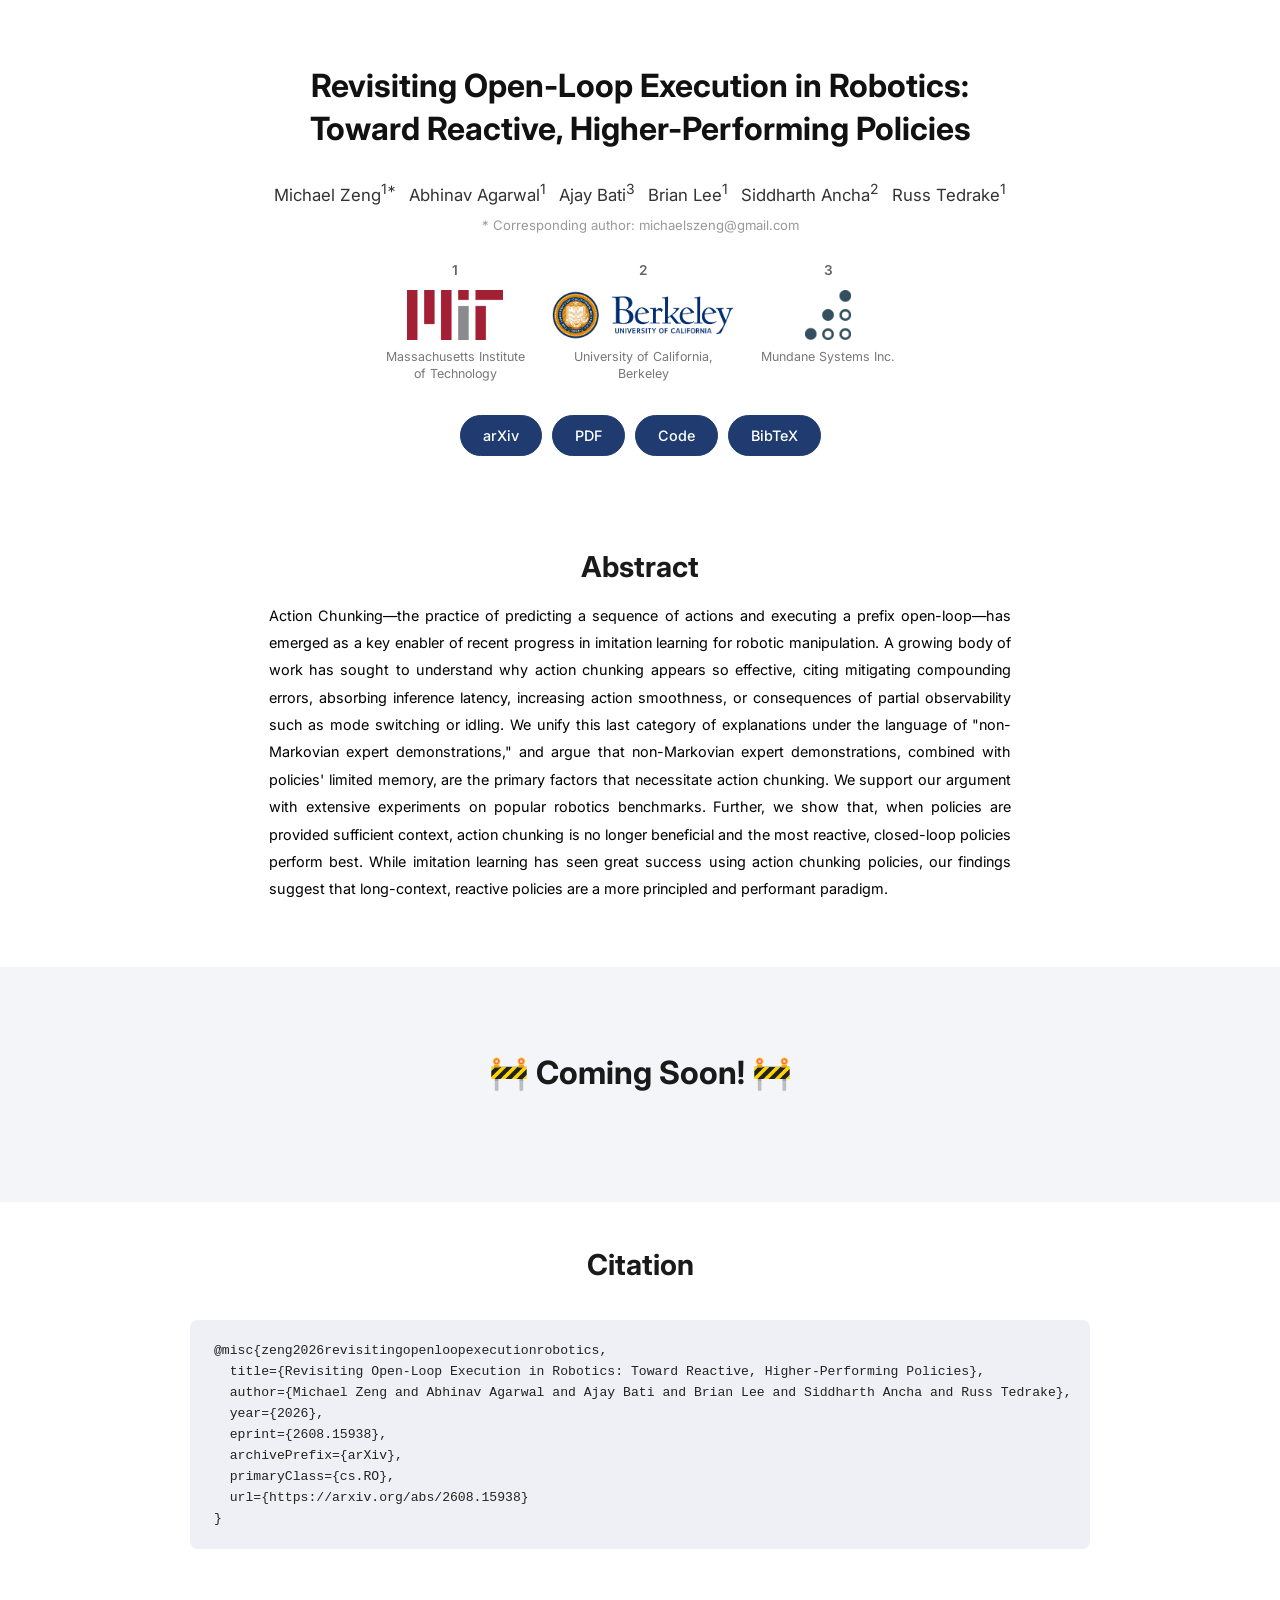
<file: index_temp.html>
<!DOCTYPE html>
<html lang="en">
<head>
  <meta charset="UTF-8">
  <meta name="viewport" content="width=device-width, initial-scale=1.0">
  <title>Revisiting Open-Loop Execution in Robotics</title>
  <link rel="preconnect" href="https://fonts.googleapis.com">
  <link href="https://fonts.googleapis.com/css2?family=Inter:wght@400;500;600;700&display=swap" rel="stylesheet">
  <link rel="stylesheet" href="styles.css">
</head>
<body>


<!-- ██████████████████████████████████████████████████████████
     HEADER
     Contains: paper title, author list, institution logos, and
     links to arXiv / PDF / GitHub / YouTube / BibTeX.
     ██████████████████████████████████████████████████████████ -->
<header>

  <h1 class="paper-title">
    Revisiting Open-Loop Execution in Robotics:<br>
    Toward Reactive, Higher-Performing Policies
  </h1>

  <!-- ─── AUTHORS ─── -->
  <div class="authors">
    <a href="https://michaelszeng.github.io/">Michael Zeng</a><sup>1*</sup>&ensp;
    <a href="https://www.linkedin.com/in/abhinavagarwal17/">Abhinav Agarwal</a><sup>1</sup>&ensp;
    <a href="https://www.linkedin.com/in/abati777/">Ajay Bati</a><sup>3</sup>&ensp;
    <a href="https://www.brianjsl.com/">Brian Lee</a><sup>1</sup>&ensp;
    <a href="https://siddancha.github.io/">Siddharth Ancha</a><sup>2</sup>&ensp;
    <a href="https://locomotion.csail.mit.edu/russt.html">Russ Tedrake</a><sup>1</sup>
    <span class="corresponding">* Corresponding author: michaelszeng@gmail.com</span>
  </div>

  <!-- ─── INSTITUTION LOGOS ─── -->
  <div class="affiliations">

    <div class="affiliation">
      <span class="number">1</span>
      <img src="media/mit.png"
           alt="MIT">
      <span class="name">Massachusetts Institute of Technology</span>
    </div>

    <div class="affiliation">
      <span class="number">2</span>
      <img src="media/uc_berkeley.png"
           alt="UC Berkeley">
      <span class="name">University of California, Berkeley</span>
    </div>

    <div class="affiliation">
      <span class="number">3</span>
      <img src="media/mundane.png" alt="Mundane"
           onerror="this.style.opacity='0'; this.style.height='50px'">
      <span class="name">Mundane Systems Inc.</span>
    </div>

  </div>

  <!-- ─── LINKS ─── -->
  <div class="links">
    <a class="link-btn" href="https://arxiv.org/abs/2608.15938" target="_blank" rel="noopener noreferrer">arXiv</a>
    <a class="link-btn" href="https://arxiv.org/pdf/2608.15938" target="_blank" rel="noopener noreferrer">PDF</a>
    <a class="link-btn" href="https://github.com/Michaelszeng/Revisiting-Open-Loop-Execution-in-Robotics" target="_blank" rel="noopener noreferrer">Code</a>
    <!-- BibTeX button toggles the block below -->
    <a class="link-btn" href="#"
       onclick="event.preventDefault();
                var b = document.getElementById('header-bibtex');
                b.style.display = b.style.display === 'block' ? 'none' : 'block'">
      BibTeX
    </a>
  </div>

  <pre id="header-bibtex" class="bibtex" style="display:none; max-width:700px; margin:20px auto 0;">@article{zeng2025revisiting,
  title   = {Revisiting Open-Loop Execution in Robotics: Toward Reactive, Higher-Performing Policies},
  author  = {Zeng, Michael and Agarwal, Abhinav and Lee, Brian and Bati, Ajay
             and Ancha, Siddharth and Tedrake, Russ},
  year    = {2026},
  note    = {Preprint}
}</pre>

</header>


<!-- ██████████████████████████████████████████████████████████
     SECTION — Abstract                          [white bg]
     ██████████████████████████████████████████████████████████ -->
<section class="section">
  <div class="section-inner">
    <h1 class="section-title">Abstract</h1>
    <p class="abstract-text">
      Action Chunking—the practice of predicting a sequence of actions and executing a prefix
      open-loop—has emerged as a key enabler of recent progress in imitation learning for robotic
      manipulation. A growing body of work has sought to understand why action chunking appears so
      effective, citing mitigating compounding errors, absorbing inference latency, increasing action
      smoothness, or consequences of partial observability such as mode switching or idling. We unify
      this last category of explanations under the language of "non-Markovian expert demonstrations,"
      and argue that non-Markovian expert demonstrations, combined with policies' limited memory, are
      the primary factors that necessitate action chunking. We support our argument with extensive
      experiments on popular robotics benchmarks. Further, we show that, when policies are provided
      sufficient context, action chunking is no longer beneficial and the most reactive, closed-loop
      policies perform best. While imitation learning has seen great success using action chunking
      policies, our findings suggest that long-context, reactive policies are a more principled and
      performant paradigm.
    </p>
  </div>
</section>


<!-- ██████████████████████████████████████████████████████████
     SECTION — Coming Soon                       [gray bg]
     ██████████████████████████████████████████████████████████ -->
<section class="section">
  <div class="section-inner">
    <div class="coming-soon">🚧 Coming Soon! 🚧</div>
  </div>
</section>


<!-- ══════════════════════════════════════════════════════════
     TEMPORARILY DISABLED — restore when ready

     SECTION 1 — TLDR                            [white bg]
<section class="section">
  <div class="section-inner">
    <div class="tldr-box">
      <div class="tldr-label">TL;DR</div>
      <p class="tldr-text">Long open-loop execution horizons have become a de facto requirement in modern behavior cloning, despite sacrificing reactivity. In this work, we ask why:</p>
      <ul class="tldr-text tldr-list">
        <li>We find long execution horizons primarily compensate for policies' short context length when imitating non-Markovian experts.</li>
        <li>We investigate the role of compounding errors and find that, </li>
        <li>Increasing context length removes dependence on long open-loop execution. With sufficient context, the most reactive policies become optimal or near-optimal.</li>
        <li>Long-context, reactive policies present a more performant paradigm for robotic manipulation.</li>
      </ul>
    </div>
  </div>
</section>

     SECTION 2 — Video                           [gray bg]
<section class="section">
  <div class="section-inner">
    <h1 class="section-title">Video</h1>
    <video class="section-video" controls playsinline preload="metadata">
      <source src="media/video.mp4" type="video/mp4">
      Your browser does not support the video tag.
    </video>
  </div>
</section>

<section class="section">
  <div class="section-inner">
    <h1 class="section-title">Why Policies Fail without Long Execution Horizons</h1>
    <div class="placeholder">[ Figures, diagrams, or text describing key findings ]</div>
  </div>
</section>

     SECTION 4 — Results                         [gray bg]
<section class="section">
  <div class="section-inner">
    <h1 class="section-title">Results</h1>
    <div class="placeholder">[ Result tables, plots, or comparison figures ]</div>
  </div>
</section>

     END TEMPORARILY DISABLED
     ══════════════════════════════════════════════════════════ -->


<!-- ██████████████████████████████████████████████████████████
     SECTION 6 — Citation                        [gray bg]
     ██████████████████████████████████████████████████████████ -->
<section class="section">
  <div class="section-inner">
    <h1 class="section-title">Citation</h1>
    <pre class="bibtex">@misc{zeng2026revisitingopenloopexecutionrobotics,
  title={Revisiting Open-Loop Execution in Robotics: Toward Reactive, Higher-Performing Policies}, 
  author={Michael Zeng and Abhinav Agarwal and Ajay Bati and Brian Lee and Siddharth Ancha and Russ Tedrake},
  year={2026},
  eprint={2608.15938},
  archivePrefix={arXiv},
  primaryClass={cs.RO},
  url={https://arxiv.org/abs/2608.15938}
}</pre>
  </div>
</section>


</body>
</html>
</file>
<file: styles.css>
/* === TUNABLE SPACING VALUES === */
:root {
  --tldr-top-space: 0px;    /* space above the TL;DR box (SECTION 1) */
  --tldr-side-space: 0px;   /* left/right padding around the TL;DR box */
  --tldr-max-width: 1100px; /* width of the TL;DR box (increase to widen) */
}

/* === RESET & BASE === */
*, *::before, *::after { box-sizing: border-box; margin: 0; padding: 0; }
body { font-family: 'Inter', Arial, sans-serif; color: #222; line-height: 1.6; }

/* === SECTION LAYOUT ===
   Each <section> gets 64px top/bottom padding and a centered 900px content column.
   Odd sections (1st, 3rd, 5th…) are white; even sections are light gray. */
.section { padding: 40px 20px 64px; }
.section-inner { max-width: 900px; margin: 0 auto; }
section:nth-of-type(odd)  { background: #ffffff; }
section:nth-of-type(even) { background: #F4F5F8; }

/* === SECTION HEADING === */
h1.section-title {
  text-align: center;
  font-size: 1.8rem;
  font-weight: 700;
  margin-bottom: 32px;
  color: #1a1a1a;
}


/* ==============================
   HEADER BLOCK
============================== */
header { background: #fff; text-align: center; padding: 64px 20px 48px; }

.paper-title {
  font-size: 2rem;
  font-weight: 700;
  line-height: 1.35;
  color: #111;
  max-width: 820px;
  margin: 0 auto 28px;
}

/* --- Authors --- */
.authors { font-size: 1.05rem; margin-bottom: 24px; color: #333; }
.authors a { color: #333; text-decoration: none; }
.authors a:hover { text-decoration: underline; }
.corresponding { display: block; margin-top: 6px; font-size: 0.82rem; color: #999; }

/* --- Institution logos --- */
.affiliations {
  display: flex;
  justify-content: center;
  align-items: flex-start;
  gap: 48px;
  flex-wrap: wrap;
  margin: 24px auto 32px;
}
.affiliation {
  display: flex;
  flex-direction: column;
  align-items: center;
  gap: 8px;
  max-width: 140px;
}
.affiliation .number { font-size: 0.85rem; font-weight: 600; color: #666; }
.affiliation img    { height: 50px; width: auto; object-fit: contain; }
.affiliation .name  { font-size: 0.78rem; color: #777; text-align: center; line-height: 1.4; }

/* --- Link buttons --- */
.links { display: flex; justify-content: center; flex-wrap: wrap; gap: 10px; }
.link-btn {
  display: inline-flex;
  align-items: center;
  gap: 8px;
  padding: 8px 22px;
  border: 1.5px solid #1f3b6f;
  border-radius: 999px;
  background: #1f3b6f;
  color: #fff;
  text-decoration: none;
  font-size: 0.9rem;
  font-weight: 500;
  transition: background 0.15s, color 0.15s;
  cursor: pointer;
}
.link-btn:hover { background: #162d55; border-color: #162d55; }
.link-btn i { font-size: 0.95em; margin-left: -3px; }

/* --- BibTeX popup (shown when BibTeX button is clicked) --- */
pre.bibtex {
  text-align: left;
  background: #eef0f5;
  border-radius: 8px;
  padding: 20px 24px;
  margin-top: 20px;
  font-family: 'Courier New', monospace;
  font-size: 0.82rem;
  line-height: 1.6;
  overflow-x: auto;
  white-space: pre;
}


/* ==============================
   SECTION CONTENT STYLES
============================== */

/* TL;DR section spacing (tunable via --tldr-* vars at top of file) */
.tldr-section {
  padding-top: var(--tldr-top-space);
  padding-left: var(--tldr-side-space);
  padding-right: var(--tldr-side-space);
}
.tldr-section .section-inner { max-width: var(--tldr-max-width); }

/* TL;DR callout */
.tldr-box {
  background: #eef2f8;
  border-left: 4px solid #1f3b6f;
  border-radius: 0 8px 8px 0;
  padding: 20px 24px;
}
.tldr-label {
  font-size: 1rem;
  font-weight: 700;
  letter-spacing: 0.08em;
  text-transform: uppercase;
  color: #1f3b6f;
  margin-bottom: 8px;
}
.tldr-text {
  font-size: 1.05rem;
  line-height: 1.7;
  color: #333;
}
p.tldr-text {
  margin-bottom: 12px;
}
.tldr-list {
  margin: 0;
  padding-left: 1.3em;
  font-size: 1.0rem;
}
.tldr-list li + li {
  margin-top: 8px;
}
.tldr-question {
  margin-top: 14px;
  color: #1f3b6f;
  font-weight: 600;
}

/* TL;DR demo videos */
.tldr-videos {
  display: flex;
  gap: 16px;
  flex-wrap: wrap;
  margin-top: 28px;
}
.tldr-video-wrap {
  position: relative;
  flex: 1 1 300px;
  min-width: 240px;
  aspect-ratio: 1828 / 1080; /* matches the pill video; baggie is cropped to fit via object-fit */
  border-radius: 8px;
  overflow: hidden;
  background: #000;
}
.tldr-video {
  width: 100%;
  height: 100%;
  object-fit: cover;
  display: block;
}
.tldr-video::-webkit-media-controls-panel {
  opacity: 0;
  transition: opacity 0.2s ease;
}
.tldr-video:hover::-webkit-media-controls-panel {
  opacity: 1;
}
.video-overlay-caption,
.video-overlay-params {
  position: absolute;
  background: rgba(40, 40, 40, 0.75);
  color: #fff;
  padding: 6px 12px;
  border-radius: 6px;
  font-size: 0.82rem;
  font-weight: 500;
  line-height: 1.5;
  pointer-events: none;
}
.video-overlay-caption {
  top: 12px;
  left: 12px;
  white-space: nowrap;
}
.video-overlay-params {
  top: 12px;
  right: 12px;
  text-align: right;
}
.video-caption {
  text-align: center;
  font-size: 1.1rem;
}
.video-caption em {
  font-style: normal;
  display: inline-block;
  transform: skewX(-8deg);
}

/* --- "Read the paper" CTA --- */
.cta-section { padding-top: 24px; padding-bottom: 24px; }
.cta-inner {
  display: flex;
  flex-direction: column;
  align-items: center;
  gap: 18px;
}
.cta-text {
  font-size: 1.35rem;
  font-weight: 600;
  /* color: #1a1a1a; */
  color: #FF0000;
  text-decoration: underline;
  text-align: center;
}
.cta-btn {
  font-size: 1rem;
  padding: 10px 28px;
  margin-bottom: 10px;
}

/* --- Coming Soon --- */
.coming-soon {
  text-align: center;
  font-size: 2rem;
  font-weight: 700;
  color: #1a1a1a;
  padding: 40px 0;
}

/* Abstract body text */
.abstract-text {
  font-size: 0.9rem;
  line-height: 1.9;
  width: 82.5%;
  margin: -20px auto 0;
  color: #000000;
  text-align: justify;
}

/* Local video player */
.section-video {
  display: block;
  width: 82.5%;
  margin: 0 auto;
  margin-top: -20px;
  margin-bottom: -10px;
  max-height: 560px;
  border-radius: 8px;
  background: #000;
}

/* Placeholder box for sections not yet filled in */
.placeholder {
  display: flex;
  align-items: center;
  justify-content: center;
  min-height: 200px;
  border: 2px dashed #ccc;
  border-radius: 10px;
  color: #bbb;
  font-size: 1rem;
}
</file>
